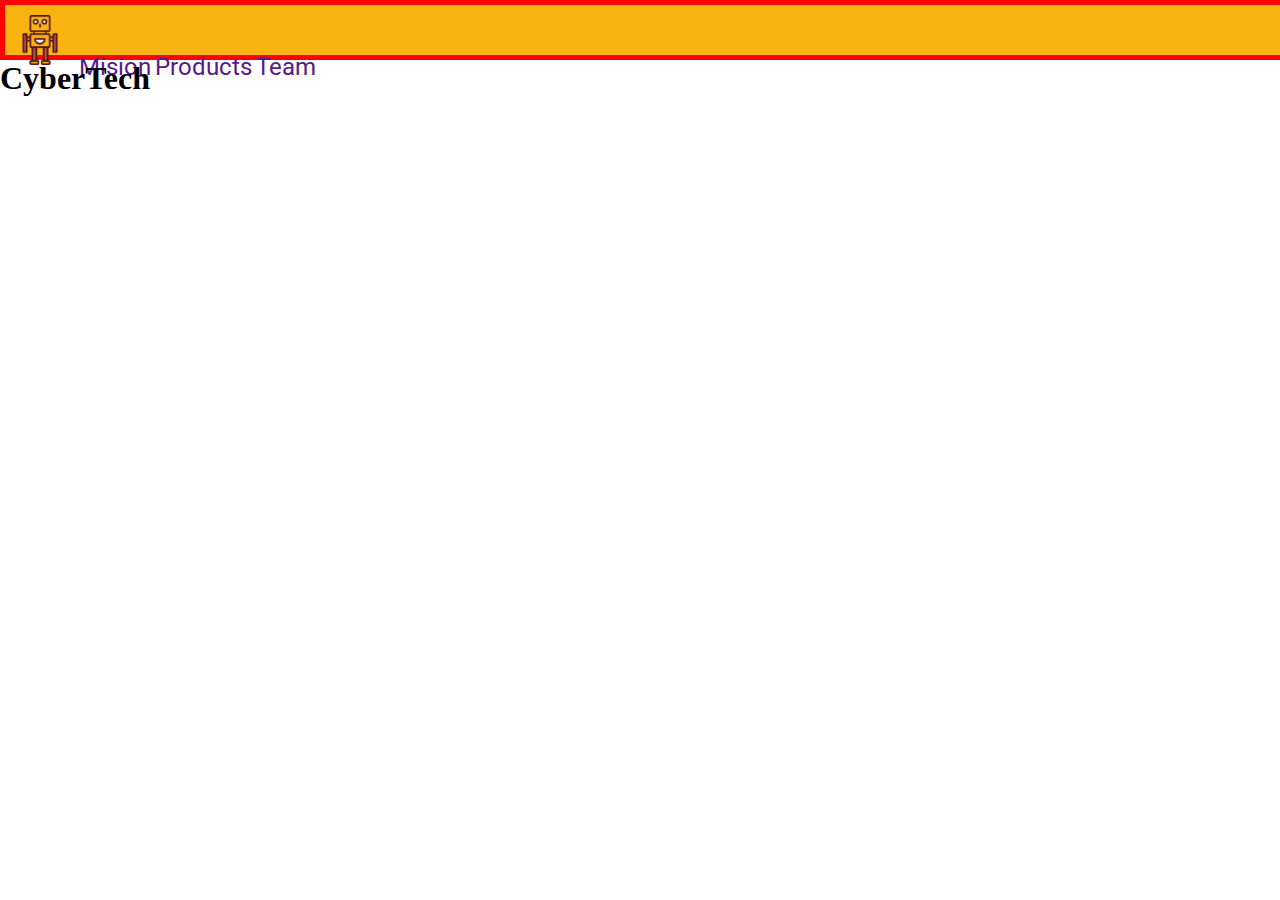
<file: Flexbox Website/index.html>
<html lang="en">
<head>
    <meta charset="UTF-8">
    <meta name="viewport" content="width=device-width, initial-scale=1.0">
    <link rel="stylesheet" href="./resources/css/index.css">
    <link rel="shortcut icon" href="./resources/images/icon.ico">
    <link href="https://fonts.googleapis.com/css2?family=Roboto&display=swap" rel="stylesheet">
    <title>CyberTech</title>
</head>
<body>
    <!--Navigation Bar-->
    <nav>
        <img id='logo' src="./resources/images/logo.png" alt="cyborg">
        <a class='nav_bar' href="">Mision</a>
        <a class='nav_bar' href="">Products</a>
        <a class='nav_bar' href="">Team</a>
    </nav>

    <!--Banner-->
    <header>
        <h1>CyberTech</h1>
    </header>
    
    <!--Main Section-->
    <main>

    </main>

    <!--Contact Section-->
    <footer>

    </footer>

</body>
</html>
</file>
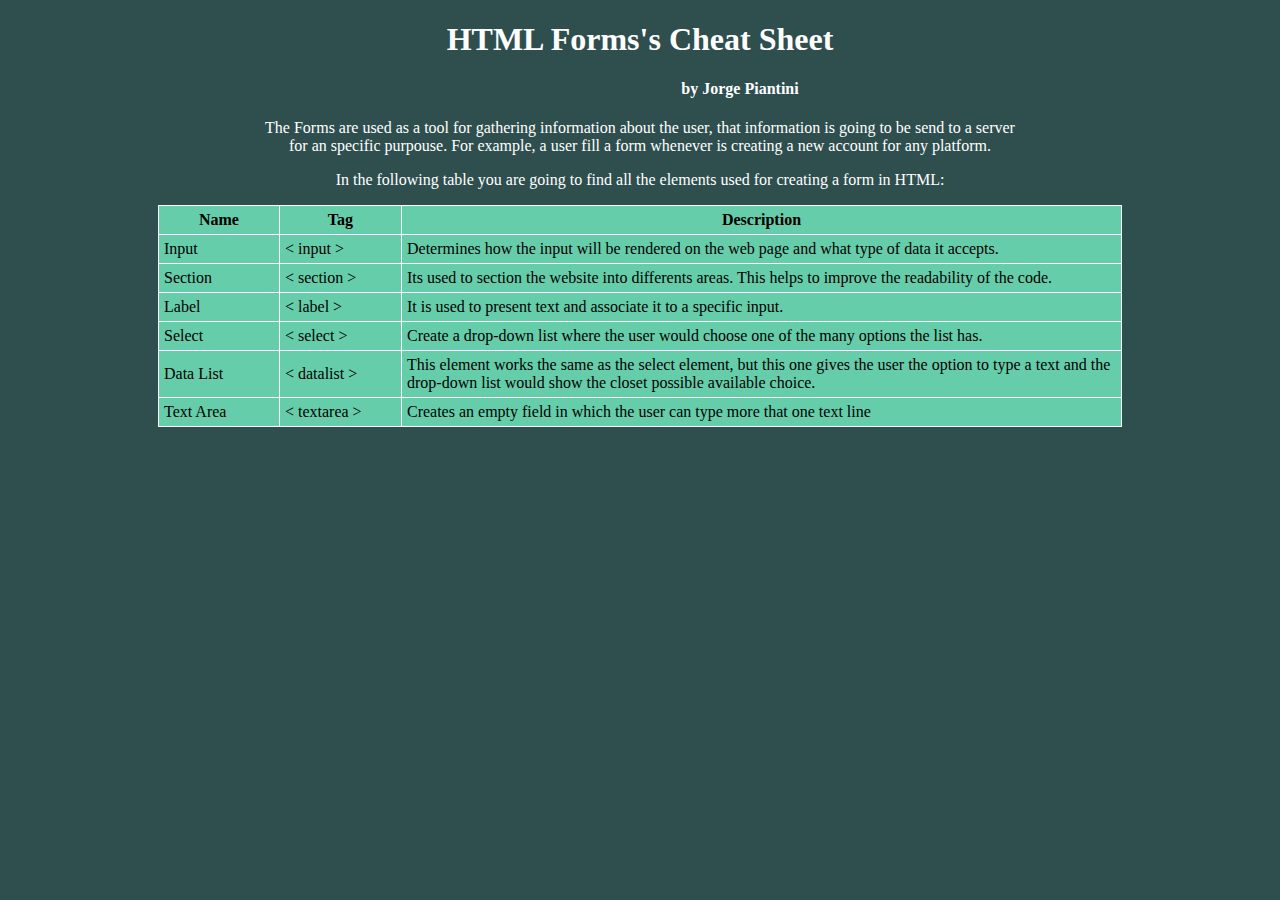
<file: HTML Cheat Sheet/index.html>
<!DOCTYPE html>
<!-- Hi stranger! Welcome to my code, this HTML right here is just a simple cheat sheet about HTML's Forms-->
<html>
    <!--Webpage's MetaData-->
    <head>
        <title>HTML Cheat Sheet</title>
        <link rel="stylesheet" href="./style.css">
    </head>

    <!--Main Content-->
    <body>
            <section id="introduction">
                <h1>HTML Forms's Cheat Sheet</h1>
                <h4>by Jorge Piantini</h4>

                <p>The Forms are used as a tool for gathering information about the user, that information 
                    is going to be send to a server for an specific purpouse. For example, a user fill a form
                    whenever is creating a new account for any platform.
                </p>
                <p>
                    In the following table you are going to find all the elements used for creating a form in 
                    HTML:
                </p>
            </section>

            <table class="elements">
                    <thead>
                        <th id=name scope="col">Name</th>
                        <th id=tag scope="col">Tag</th>
                        <th scope="col">Description</th>
                    </thead>

                    <tbody>
                        <tr id="input">
                            <td>Input</td>
                            <td>< input ></td>
                            <td>Determines how the input will be rendered on the web page and what 
                                type of data it accepts.</td>
                        </tr>

                        <tr id="section">
                            <td>Section</td>
                            <td>< section ></td>
                            <td>Its used to section the website into differents areas. This helps to improve
                                the readability of the code.</td>
                        </tr>

                        <tr id="Label">
                            <td>Label</td>
                            <td>< label ></td>
                            <td>It is used to present text and associate it to a specific input.</td>
                        </tr>

                        <tr id="select">
                            <td>Select</td>
                            <td>< select ></td>
                            <td>Create a drop-down list where the user would choose 
                                one of the many options the list has.</td>
                        </tr>

                        <tr id="datalist">
                            <td>Data List</td>
                            <td>< datalist ></td>
                            <td>This element works the same as the select element, but this one gives
                                the user the option to type a text and the drop-down list would show 
                                the closet possible available choice. </td>
                        </tr>

                        <tr id="text_area">
                            <td>Text Area</td>
                            <td>< textarea ></td>
                            <td>Creates an empty field in which the user can type more that one text line</td>
                        </tr>

                    </tbody>
                </table>
        
    </body>

    <!--Contact Information-->
    <footer>

    </footer>

</html>
</file>
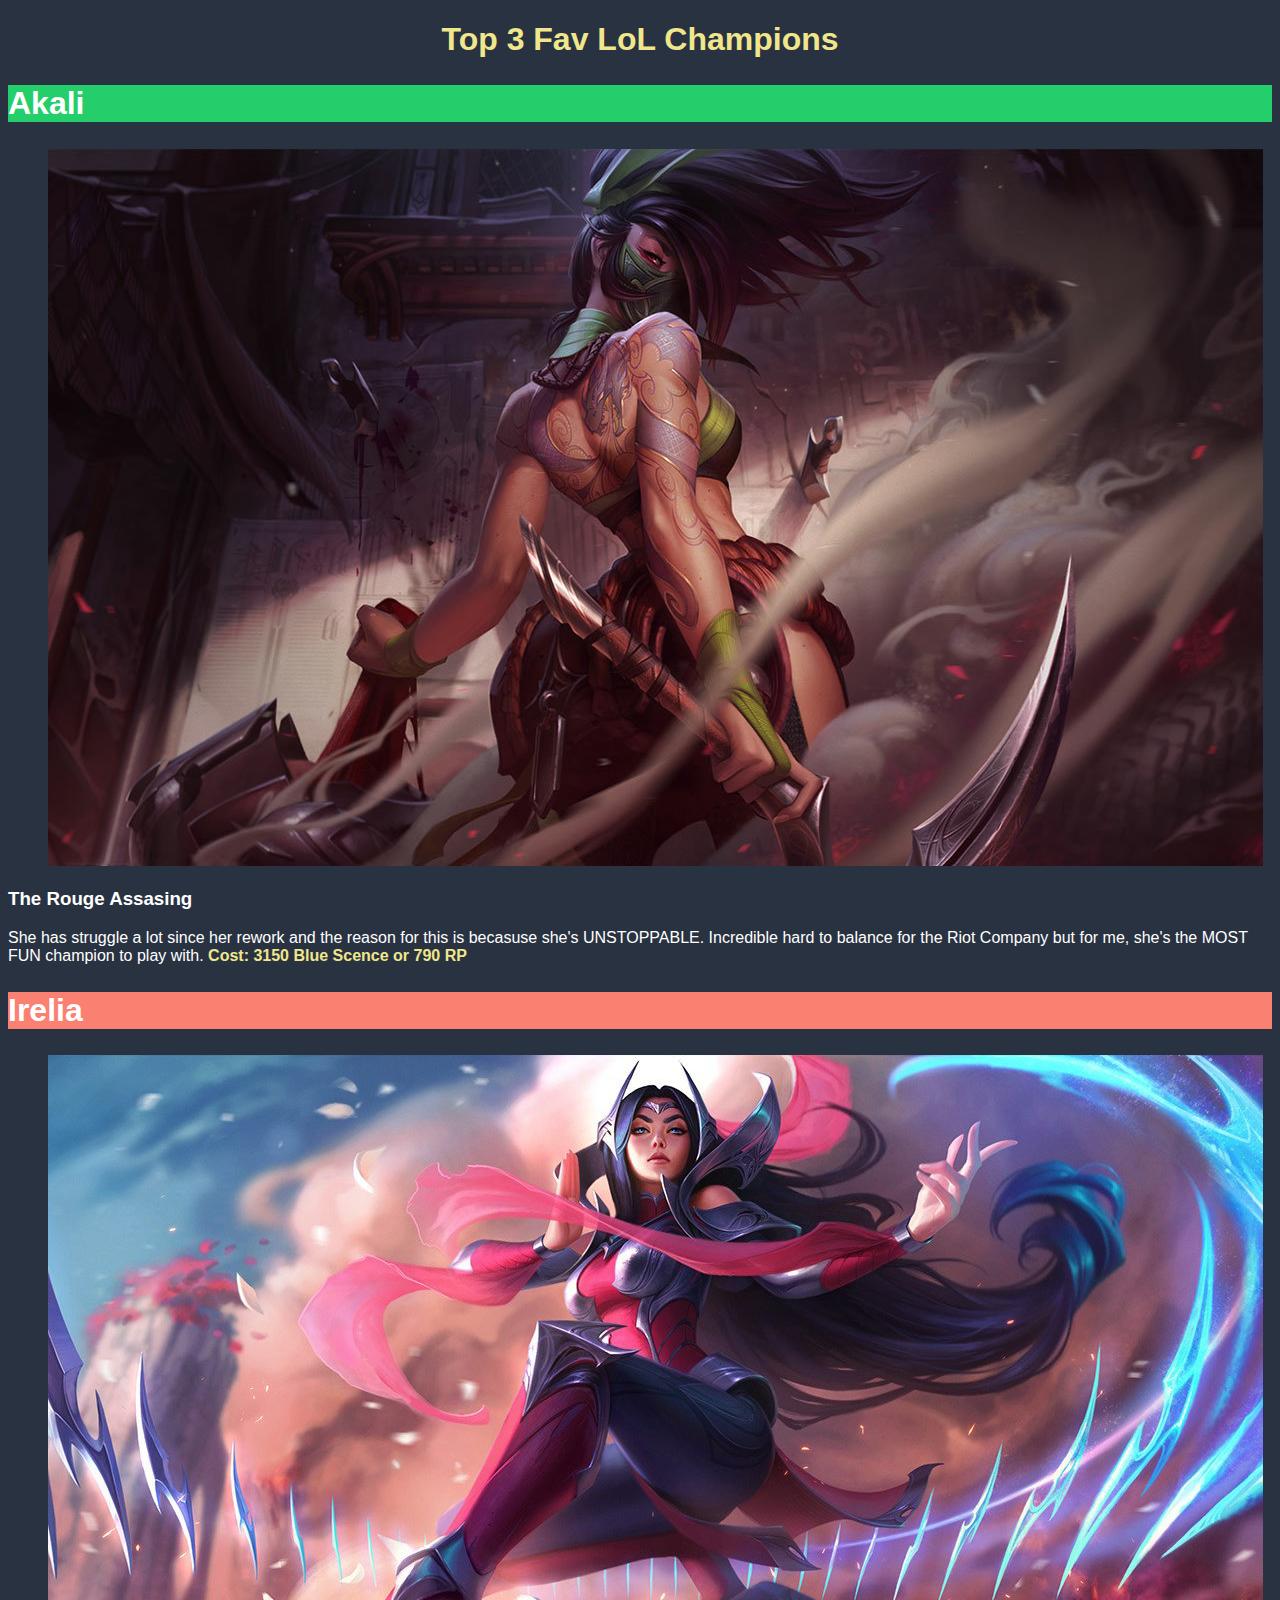
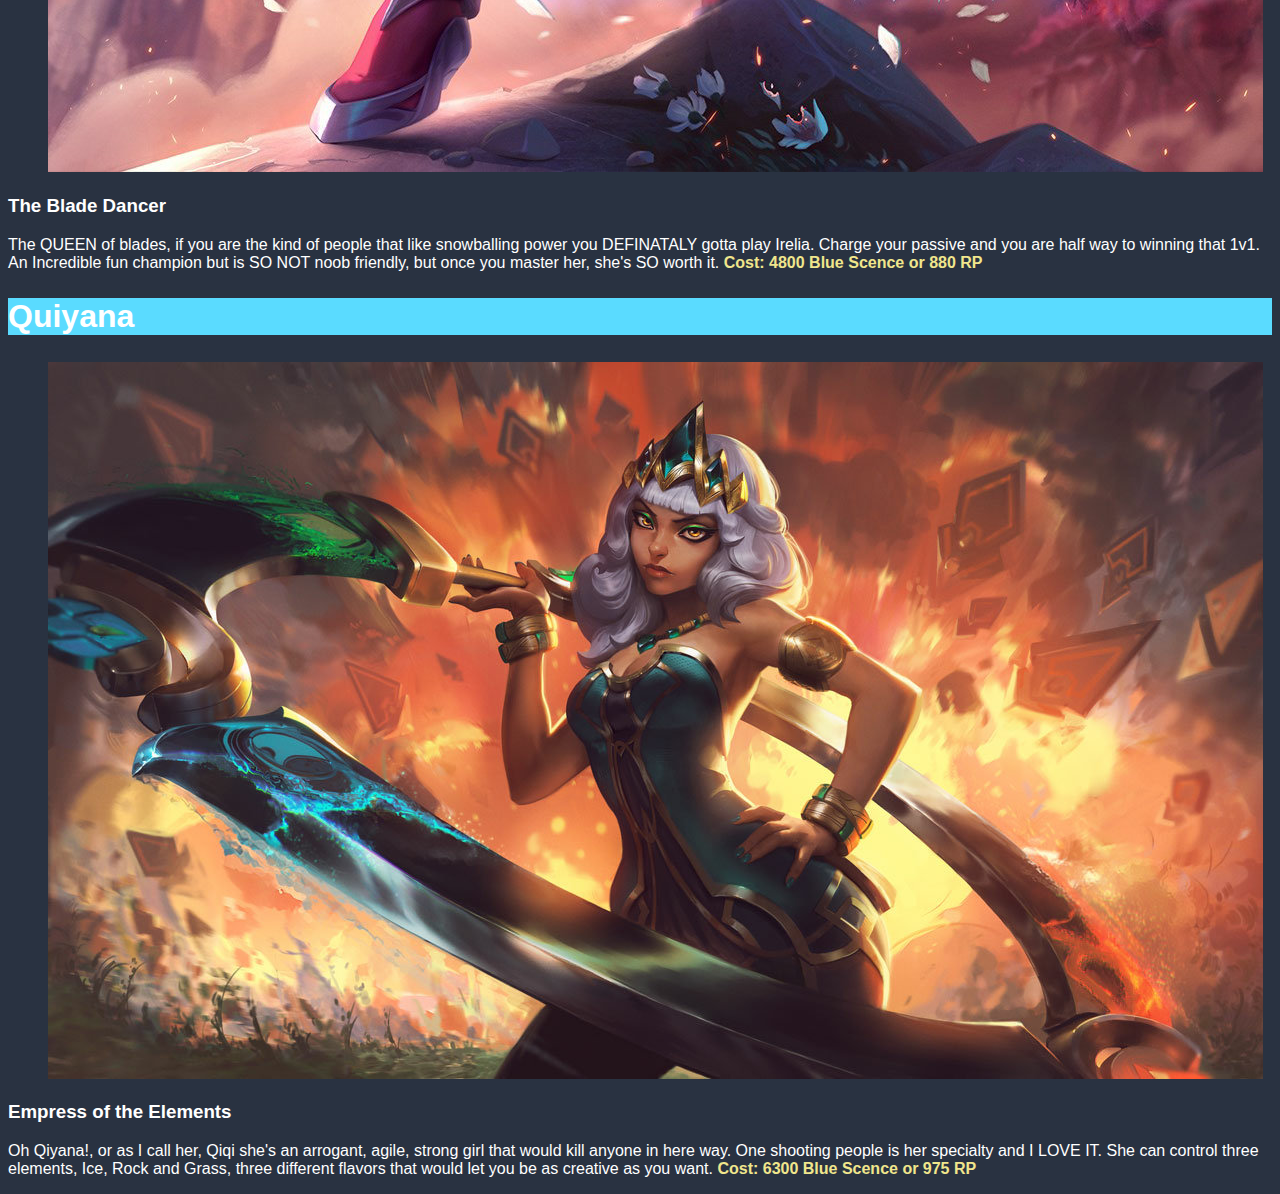
<file: LoL Fav Champions/index.html>
<!DOCTYPE html>
<html lang="en">
<head>
    <meta charset="UTF-8">
    <meta name="viewport" content="width=device-width, initial-scale=1.0">
    <title>TOP3LoLChamps</title>
    <link rel="stylesheet" href="./resources/css/index.css">
</head>
<body>
    <div>
        <h1>Top 3 Fav LoL Champions</h1>
    </div>

    <div>
        <h2 id ="akali" class="championDiv">Akali</h2>
        <a href="https://na.leagueoflegends.com/en-us/champions/akali/" target="_blank">
            <img id="champPhoto" src="./resources/images/Akali.jpg" alt="Akali, The Rougue Assasing"></a>
        <h3>The Rouge Assasing</h3>
        <p>She has struggle a lot since her rework and the reason for this is becasuse she's UNSTOPPABLE.
            Incredible hard to balance for the Riot Company but for me, she's the MOST FUN champion to play
            with. <span>Cost: 3150 Blue Scence or 790 RP</span>
        </p>
    </div>

    <div>
        <h2 id="irelia" class="championDiv">Irelia</h2>
        <a href="https://na.leagueoflegends.com/en-us/champions/irelia/" target="_blank">
            <img id="champPhoto" src="./resources/images/Irelia.jpg" alt="Irelia, The Blace Dancer"></a>
        <h3>The Blade Dancer</h3>
        <p>The QUEEN of blades, if you are the kind of people that like snowballing power you DEFINATALY 
            gotta play Irelia. Charge your passive and you are half way to winning that 1v1. An Incredible
            fun champion but is SO NOT noob friendly, but once you master her, she's SO worth it. 
            <span>Cost: 4800 Blue Scence or 880 RP</span>
        </p>

    </div>
        <h2 id="qiyana" class="championDiv">Quiyana</h2>
        <a href="https://na.leagueoflegends.com/en-us/champions/qiyana/" target="_blank">
            <img id="champPhoto" src="./resources/images/Qiyanajpg.jpg" alt="Qiyana, Empress of the Elements"></a>
        <h3>Empress of the Elements</h3>
        <p>Oh Qiyana!, or as I call her, Qiqi she's an arrogant, agile, strong girl that would kill
            anyone in here way. One shooting people is her specialty and I LOVE IT. She can control three
            elements, Ice, Rock and Grass, three different flavors that would let you be as creative as you
            want. <span>Cost: 6300 Blue Scence or 975 RP</span>
        </p>

    </body>
</html>
</file>
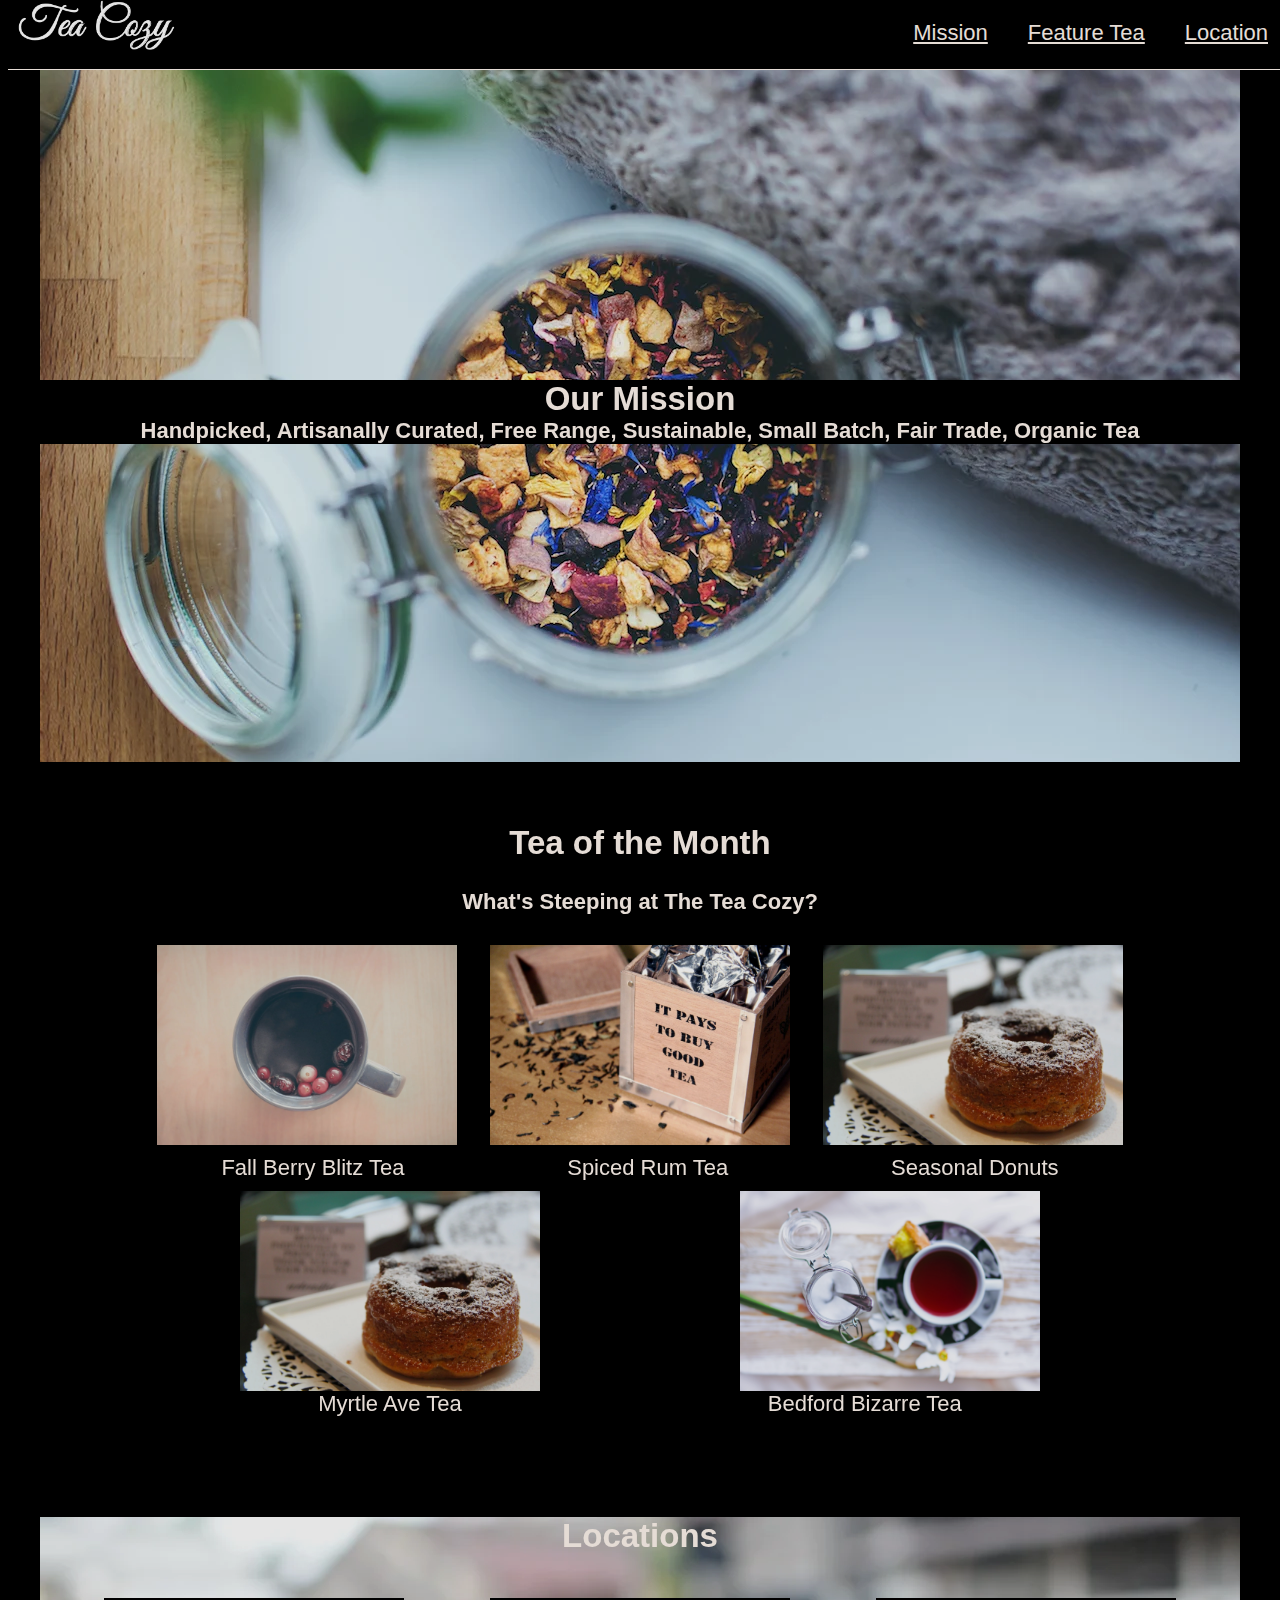
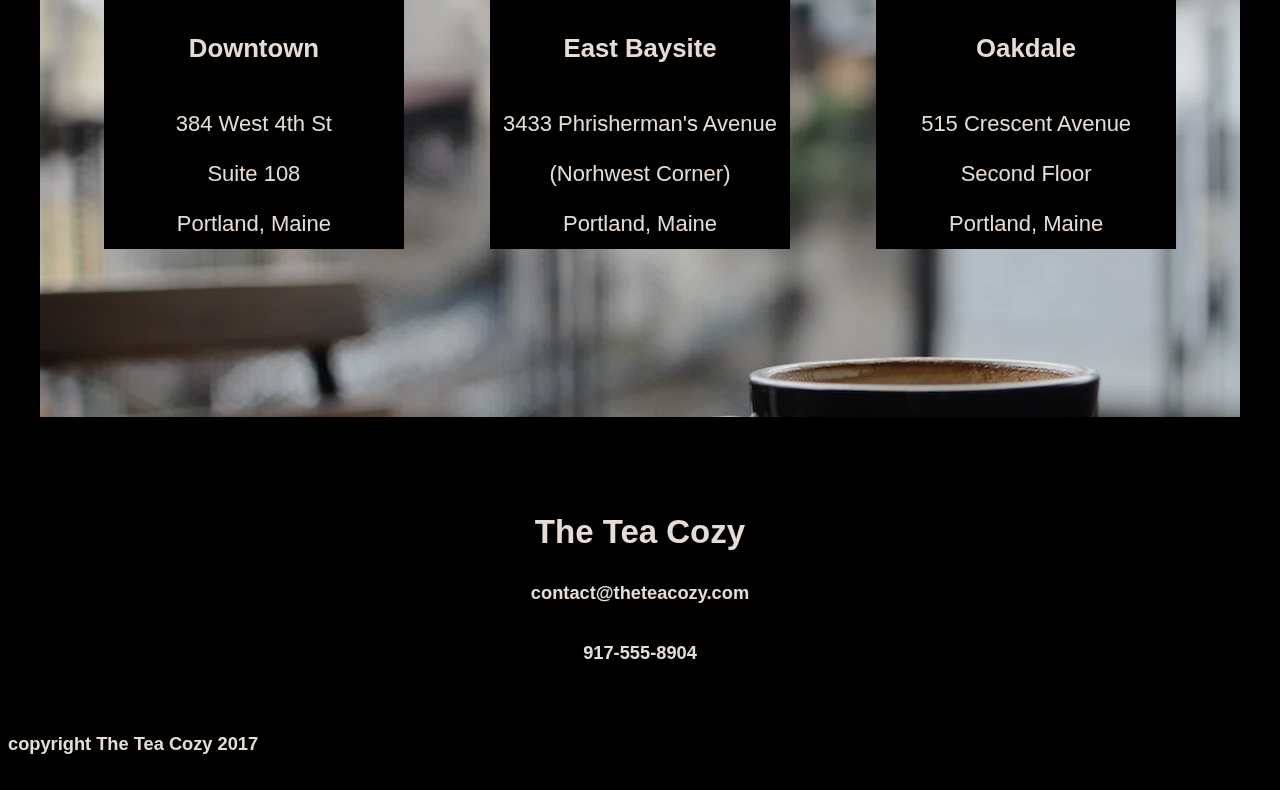
<file: Tea Cozy/index.html>
<html lang="en">
<head>
    <meta charset="UTF-8">
    <meta name="viewport" content="width=device-width, initial-scale=1.0">
    <link rel="stylesheet" href="./resources/css/index.css">
    <title>Tea Cozy</title>

</head>

<body>
    <header>
        <img src="./resources/images/img-tea-cozy-logo.webp" alt="Tea Cozy">
        <a href="#location">Location</a>
        <a href="#tea_month">Feature Tea</a>
        <a href="#mision"> Mission</a>
    </header>

    <main>
        <div id='mission'>
            <h2>Our Mission</h2>
            <h4>Handpicked, Artisanally Curated, Free Range, Sustainable, Small Batch, Fair Trade, 
                Organic Tea</h4>
        </div>

        <div id='tea_month'>
            <h2>Tea of the Month</h2>
            <h4>What's Steeping at The Tea Cozy?</h4>
            <div id='images'>
                <img src="./resources/images/img-berryblitz.webp" alt="Fall Berry Blitz Tea">
                <img src="./resources/images/img-spiced-rum.webp" alt="Spiced Rum Tea">
                <img src="./resources/images/img-donut.webp" alt="Sesonal Donuts">
                <p class="description1">Fall Berry Blitz Tea</p>
                <p class="description1">Spiced Rum Tea</p>
                <p class="description1">Seasonal Donuts</p>
                <img src="./resources/images/img-donut.webp" alt="Myrtle Ave Tea">
                <img src="./resources/images/img-bedford-bizarre.webp" alt="Bedford Bizarre Tea">
            </div>
            <p class="description2">Myrtle Ave Tea</p>
            <p class="description2">Bedford Bizarre Tea</p>
        </div>

        <div id='location'>
            <h2>Locations</h2>

            <div class="location_card">
                <h3>Downtown</h3>
                <p>384 West 4th St</p>
                <p>Suite 108</p>
                <p>Portland, Maine</p>
            </div>

            <div class="location_card">
                <h3>East Baysite</h3>
                <p>3433 Phrisherman's Avenue</p>
                <p>(Norhwest Corner)</p>
                <p>Portland, Maine</p>
            </div>

            <div class="location_card">
                <h3>Oakdale</h3>
                <p>515 Crescent Avenue</p>
                <p>Second Floor</p>
                <p>Portland, Maine</p>
            </div>

        </div>

    </main>

    <footer>
        <h2>The Tea Cozy</h2>
        <h5>contact@theteacozy.com</h5>
        <h5>917-555-8904</h5>
        <h5 id='copyright'>copyright The Tea Cozy 2017</h5>
    </footer>
</body>

</html>
</file>
<file: Flexbox Website/resources/css/index.css>
*{
    padding: 0;
    margin: 0;
}
html{
    font-size: 16px;
}

#logo{
    height: 50px;
    width: 50px;
    margin: 10px;
}

nav{
    background-color: #F9B310;
    height: 50px;
    width: 100%;
    border: 5px solid red;
}

nav a{
    justify-content: space-between;
    text-decoration: none;
    font-family: 'Roboto', sans-serif;
    font-size: 1.5rem;
}

body{
    background-color: white;
}
</file>
<file: HTML Cheat Sheet/style.css>
body{
    background: darkslategrey;
    font-family: Georgia;
    color: white;
}

h1{
    text-align: center;
}

h4{
    text-align: center;
    margin-left: 200px;
}

p{
    text-align: center;
    margin-left: 250px;
    margin-right: 250px;
}

.elements, th, td{
    padding: 5px;
    margin-left: 150px;
    margin-right: 150px;

    border-collapse: collapse; 
    border: 0.5px solid white;
    background: mediumaquamarine;
    color: black;
    
}

.elements #name, #tag   {
    column-width: 150px;
    text-align: center;
}
</file>
<file: LoL Fav Champions/resources/css/index.css>
body{
    font-family: Helvetica;
    background: #293241;
}

h1{
    font-size: 100;
    font-weight: bold;
    color: khaki;
    text-align: center;
}

h3, p{
    color: white;
}

span{
    font-weight: bold;
    color:khaki;
}

#akali{
    background-color: #23ce6b;
}

#irelia{
    background-color: salmon;
}

#qiyana{
    background-color: #5ADBFF;
}

.championDiv{
    font-size: 32px;
    font-weight: bold;
    color: white;
}

#champPhoto{
    margin-left: 40px;
}
</file>
<file: Tea Cozy/resources/css/index.css>
p{
    padding: 0;
    margin: 0;
}

body{
    font-family: 'Helvetica', 'sans-serif';
    font-size: 22px;
    color: seashell;
    background-color: black;
    opacity: 0.9;
    text-align: center;
}

/*HEADER BAR*/
header{
    position: fixed;
    top: 0;
    background-color: black;
    width: 100%;
    height: 69px;
    border-bottom: 1px solid seashell;
    z-index: 10;
}

header img{
    height: 50px;
    padding-left: 10px;
    float: left;
}

header a{
    color: seashell;
    text-decoration: underline;
    margin: 20px;
    float: right;
}


/*MISION BANNER*/

#mission{
    display: flex;
    flex-direction: column;
    align-items: center;
    margin: 62px auto;
    height: 700px;
    width: 1200px;
    justify-content: center;
    background-image: url('../images/img-mission-background.webp');
    
}

#mission h2, h4{
    background-color: black;
    width: 100%; 
    margin: 0;
}

/*TEA OF THE MONTH SECCTION*/


#tea_month{
    margin: 0 auto;
    width: 1000px;
}

#tea_month h4{
    margin-bottom: 30px;
}

#tea_month img{
    height: 200px;
    width: 300px;
}

#images{
    display: flex;
    justify-content: space-around;
    flex-wrap: wrap;
}  

.description1{
    margin: 10px 50px;
}

.description2{
    display: inline-block;
    margin: 0 150px;
}

/*LOCATION SECCTION*/
#location{
    background-image: url('../images/img-locations-background.webp');
    height: 500px;
    width: 1200px;
    margin: 100px auto;
}

.location_card{
    background-color: black;
    display: inline-block;
    line-height: 50px;
    width: 300px;
    margin: 15px 40px;
}

/*FOOTER SECTION*/
footer{
    height: 200px;
    margin: 0 auto;
    line-height: 30px;
}

#copyright{
    float: left;
}
</file>
